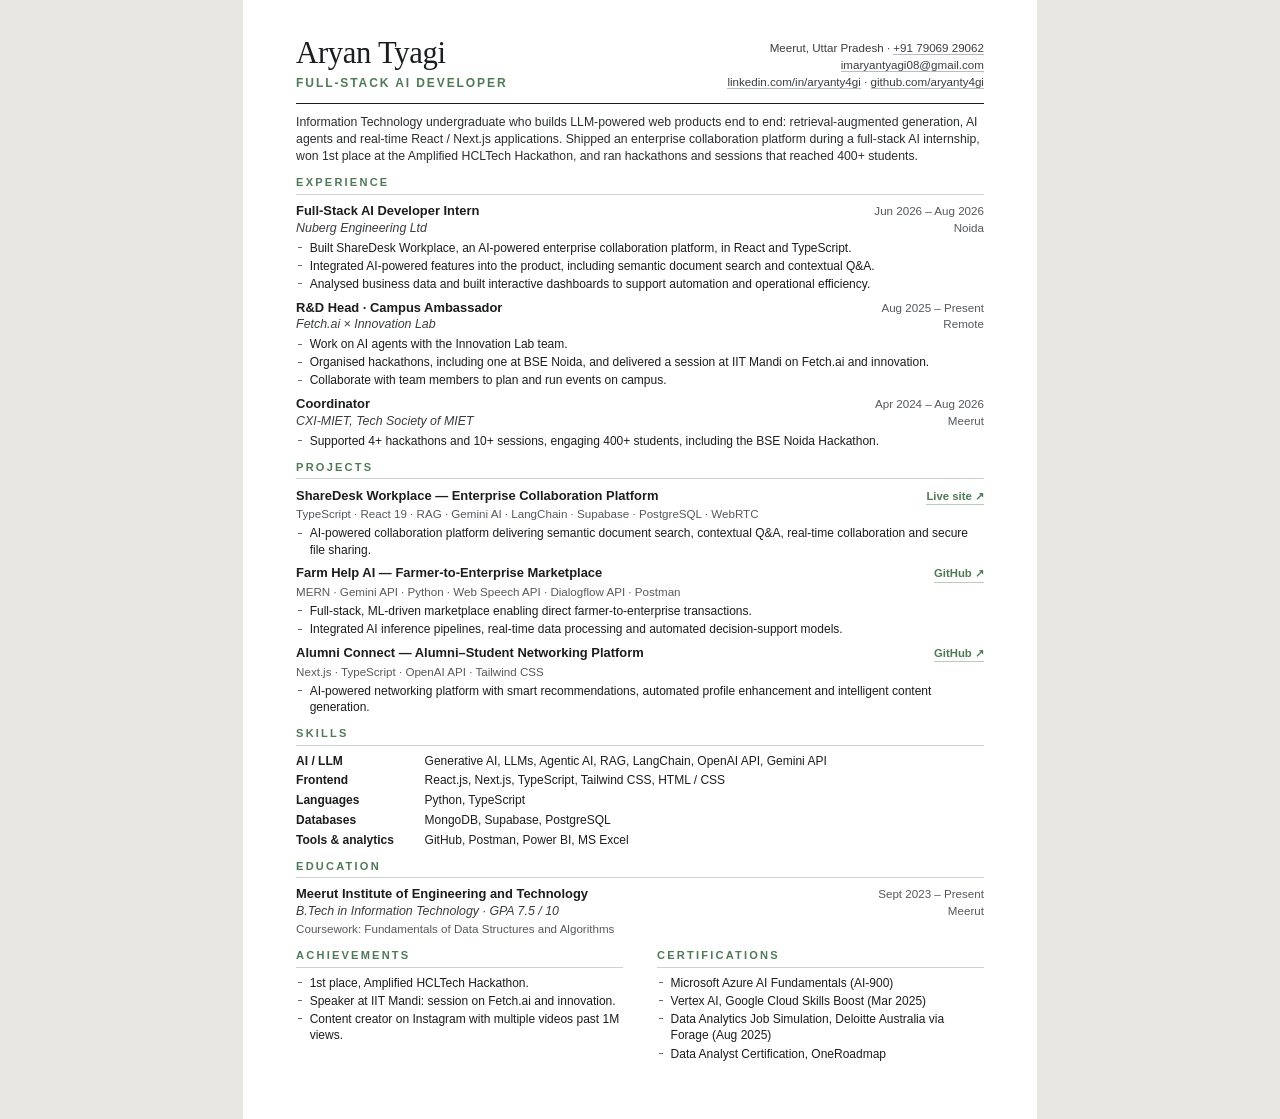
<file: cv.html>
<!DOCTYPE html>
<html lang="en">
<head>
<meta charset="UTF-8">
<meta name="viewport" content="width=device-width, initial-scale=1.0">
<title>Aryan Tyagi — Resume</title>
<!--
  Source for assets/Aryan-Tyagi-CV.pdf. Edit the text here, then re-export:
  open this page in Chrome → Print → Save as PDF (A4, margins: none, no headers/footers).
-->
<style>
  @page { size: A4; margin: 0; }
  * { box-sizing: border-box; margin: 0; padding: 0; }
  html { background: #e9e7e1; }
  body {
    width: 210mm; min-height: 296mm; margin: 0 auto; padding: 10mm 14mm 8mm;
    background: #fff; color: #1b1d1f;
    font-family: 'Helvetica Neue', Helvetica, Arial, sans-serif;
    font-size: 9pt; line-height: 1.36;
    -webkit-print-color-adjust: exact; print-color-adjust: exact;
  }
  a { color: inherit; text-decoration: none; }

  header { display: flex; justify-content: space-between; align-items: flex-end; gap: 10mm; padding-bottom: 3.2mm; border-bottom: 1.2pt solid #1b1d1f; }
  h1 { font-family: Georgia, 'Times New Roman', serif; font-weight: 400; font-size: 23pt; line-height: 1; letter-spacing: -0.01em; }
  .role { margin-top: 1.6mm; font-size: 9pt; letter-spacing: 0.16em; text-transform: uppercase; color: #4f7a55; font-weight: 600; }
  .contact { text-align: right; font-size: 8.7pt; line-height: 1.5; color: #3a3d40; }
  .contact a { border-bottom: 0.4pt solid #b9bcbf; }

  .summary { margin-top: 2.8mm; font-size: 9.2pt; color: #2b2e31; }

  section { margin-top: 2.9mm; }
  h2 {
    font-size: 8.3pt; letter-spacing: 0.2em; text-transform: uppercase; font-weight: 700; color: #4f7a55;
    padding-bottom: 0.9mm; border-bottom: 0.5pt solid #cfd2d4; margin-bottom: 1.9mm;
  }
  .item + .item { margin-top: 1.7mm; }
  .row { display: flex; justify-content: space-between; align-items: baseline; gap: 6mm; }
  .row b { font-size: 9.7pt; font-weight: 700; }
  .row span { flex: none; font-size: 8.7pt; color: #55595d; white-space: nowrap; }
  .org { font-size: 9.3pt; color: #3a3d40; font-style: italic; }
  .stack { font-size: 8.7pt; color: #55595d; margin-top: 0.4mm; }
  ul { list-style: none; margin-top: 0.8mm; }
  li { position: relative; padding-left: 3.6mm; }
  li + li { margin-top: 0.5mm; }
  li::before { content: ''; position: absolute; left: 0.4mm; top: 0.62em; width: 1.3mm; height: 0.5pt; background: #4f7a55; }
  .link { font-size: 8.5pt; color: #4f7a55; font-weight: 600; border-bottom: 0.4pt solid #b9cdbb; }

  dl { display: grid; grid-template-columns: 30mm 1fr; gap: 0.9mm 4mm; }
  dt { font-weight: 700; }
  .two { display: grid; grid-template-columns: 1fr 1fr; gap: 0 9mm; }

  @media print { html { background: #fff; } body { margin: 0; } }
</style>
</head>
<body>

<header>
  <div>
    <h1>Aryan Tyagi</h1>
    <p class="role">Full-Stack AI Developer</p>
  </div>
  <div class="contact">
    Meerut, Uttar Pradesh · <a href="tel:+917906929062">+91 79069 29062</a><br>
    <a href="mailto:imaryantyagi08@gmail.com">imaryantyagi08@gmail.com</a><br>
    <a href="https://www.linkedin.com/in/aryanty4gi/">linkedin.com/in/aryanty4gi</a> · <a href="https://github.com/aryanty4gi">github.com/aryanty4gi</a>
  </div>
</header>

<p class="summary">
  Information Technology undergraduate who builds LLM-powered web products end to end: retrieval-augmented
  generation, AI agents and real-time React / Next.js applications. Shipped an enterprise collaboration platform
  during a full-stack AI internship, won 1st place at the Amplified HCLTech Hackathon, and ran hackathons and
  sessions that reached 400+ students.
</p>

<section>
  <h2>Experience</h2>

  <div class="item">
    <div class="row"><b>Full-Stack AI Developer Intern</b><span>Jun 2026 – Aug 2026</span></div>
    <div class="row"><p class="org">Nuberg Engineering Ltd</p><span>Noida</span></div>
    <ul>
      <li>Built ShareDesk Workplace, an AI-powered enterprise collaboration platform, in React and TypeScript.</li>
      <li>Integrated AI-powered features into the product, including semantic document search and contextual Q&amp;A.</li>
      <li>Analysed business data and built interactive dashboards to support automation and operational efficiency.</li>
    </ul>
  </div>

  <div class="item">
    <div class="row"><b>R&amp;D Head · Campus Ambassador</b><span>Aug 2025 – Present</span></div>
    <div class="row"><p class="org">Fetch.ai × Innovation Lab</p><span>Remote</span></div>
    <ul>
      <li>Work on AI agents with the Innovation Lab team.</li>
      <li>Organised hackathons, including one at BSE Noida, and delivered a session at IIT Mandi on Fetch.ai and innovation.</li>
      <li>Collaborate with team members to plan and run events on campus.</li>
    </ul>
  </div>

  <div class="item">
    <div class="row"><b>Coordinator</b><span>Apr 2024 – Aug 2026</span></div>
    <div class="row"><p class="org">CXI-MIET, Tech Society of MIET</p><span>Meerut</span></div>
    <ul>
      <li>Supported 4+ hackathons and 10+ sessions, engaging 400+ students, including the BSE Noida Hackathon.</li>
    </ul>
  </div>
</section>

<section>
  <h2>Projects</h2>

  <div class="item">
    <div class="row"><b>ShareDesk Workplace — Enterprise Collaboration Platform</b><a class="link" href="https://sharedesk-workplace.nuberg-workplace.workers.dev/">Live site ↗</a></div>
    <p class="stack">TypeScript · React 19 · RAG · Gemini AI · LangChain · Supabase · PostgreSQL · WebRTC</p>
    <ul>
      <li>AI-powered collaboration platform delivering semantic document search, contextual Q&amp;A, real-time collaboration and secure file sharing.</li>
    </ul>
  </div>

  <div class="item">
    <div class="row"><b>Farm Help AI — Farmer-to-Enterprise Marketplace</b><a class="link" href="https://github.com/aryanty4gi/farmhelpAI">GitHub ↗</a></div>
    <p class="stack">MERN · Gemini API · Python · Web Speech API · Dialogflow API · Postman</p>
    <ul>
      <li>Full-stack, ML-driven marketplace enabling direct farmer-to-enterprise transactions.</li>
      <li>Integrated AI inference pipelines, real-time data processing and automated decision-support models.</li>
    </ul>
  </div>

  <div class="item">
    <div class="row"><b>Alumni Connect — Alumni–Student Networking Platform</b><a class="link" href="https://github.com/aryanty4gi/alumniconnect">GitHub ↗</a></div>
    <p class="stack">Next.js · TypeScript · OpenAI API · Tailwind CSS</p>
    <ul>
      <li>AI-powered networking platform with smart recommendations, automated profile enhancement and intelligent content generation.</li>
    </ul>
  </div>
</section>

<section>
  <h2>Skills</h2>
  <dl>
    <dt>AI / LLM</dt><dd>Generative AI, LLMs, Agentic AI, RAG, LangChain, OpenAI API, Gemini API</dd>
    <dt>Frontend</dt><dd>React.js, Next.js, TypeScript, Tailwind CSS, HTML / CSS</dd>
    <dt>Languages</dt><dd>Python, TypeScript</dd>
    <dt>Databases</dt><dd>MongoDB, Supabase, PostgreSQL</dd>
    <dt>Tools &amp; analytics</dt><dd>GitHub, Postman, Power BI, MS Excel</dd>
  </dl>
</section>

<section>
  <h2>Education</h2>
  <div class="item">
    <div class="row"><b>Meerut Institute of Engineering and Technology</b><span>Sept 2023 – Present</span></div>
    <div class="row"><p class="org">B.Tech in Information Technology · GPA 7.5 / 10</p><span>Meerut</span></div>
    <p class="stack">Coursework: Fundamentals of Data Structures and Algorithms</p>
  </div>
</section>

<section class="two">
  <div>
    <h2>Achievements</h2>
    <ul>
      <li>1st place, Amplified HCLTech Hackathon.</li>
      <li>Speaker at IIT Mandi: session on Fetch.ai and innovation.</li>
      <li>Content creator on Instagram with multiple videos past 1M views.</li>
    </ul>
  </div>
  <div>
    <h2>Certifications</h2>
    <ul>
      <li>Microsoft Azure AI Fundamentals (AI-900)</li>
      <li>Vertex AI, Google Cloud Skills Boost (Mar 2025)</li>
      <li>Data Analytics Job Simulation, Deloitte Australia via Forage (Aug 2025)</li>
      <li>Data Analyst Certification, OneRoadmap</li>
    </ul>
  </div>
</section>

</body>
</html>
</file>
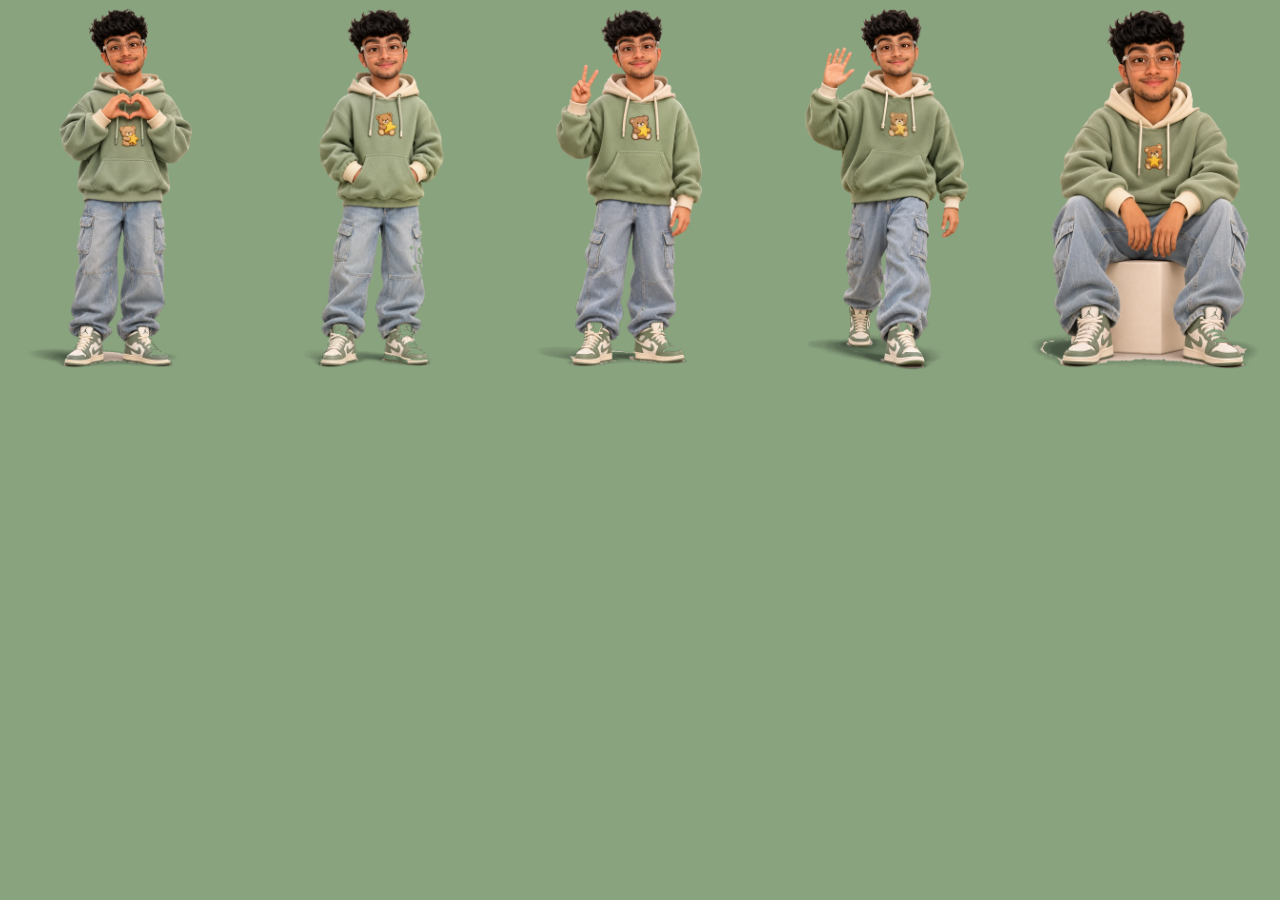
<file: tools/matte.html>
<!DOCTYPE html>
<meta charset="utf-8">
<title>Character cut-out tool</title>
<!--
  Cuts the character out of its plain studio background and turns the floor shadow into a
  real transparent shadow, so the character can stand on any backdrop.

  Used by tools/build-character.sh, which runs this page in headless Chrome and writes
  the results to assets/character/pose-N.webp. Open it in a browser to preview the results.
-->
<style>body{margin:0;background:#8aa37f;display:flex;flex-wrap:wrap}img{width:19%;margin:.5%}</style>
<pre id="out" hidden></pre>
<script>
// Regions that must never be treated as background, per pose: [x0, y0, x1, y1] in pixels.
const PROTECT = { 5: [[[335, 1040], [695, 1040], [695, 1402], [505, 1448], [335, 1402]]] };
// Background pockets enclosed by the character (between the legs), per pose: [x, y] seed points.
const SEEDS = {
  1: [[233, 1465]],
  2: [[460, 1476]],
  3: [[477, 1465]],
  4: [[424, 1476]],
  5: [[100, 1430], [505, 1482], [925, 1430]],
};

function load(url) {
  return new Promise((res, rej) => { const i = new Image(); i.onload = () => res(i); i.onerror = rej; i.src = url; });
}

async function matte(n) {
  const img = await load(`source/pose-${n}.webp`);
  const w = img.naturalWidth, h = img.naturalHeight;
  const c = document.createElement('canvas'); c.width = w; c.height = h;
  const g = c.getContext('2d', { willReadFrequently: true });
  g.drawImage(img, 0, 0);
  const im = g.getImageData(0, 0, w, h), d = im.data, N = w * h;

  // Reference background colour: median of the top-left and top-right corners.
  const sample = [];
  for (let y = 4; y < 60; y += 4) for (let x = 4; x < 60; x += 4) { sample.push(y * w + x, y * w + (w - 1 - x)); }
  const med = (k) => sample.map((i) => d[i * 4 + k]).sort((a, b) => a - b)[sample.length >> 1];
  const R = med(0), G = med(1), B = med(2), refL = (R + G + B) / 3, refGR = G / R, refBR = B / R;

  const lum = new Float32Array(N);
  for (let i = 0; i < N; i++) lum[i] = (d[i * 4] + d[i * 4 + 1] + d[i * 4 + 2]) / 3;
  const grad = (i, x, y) =>
    Math.abs(lum[x < w - 1 ? i + 1 : i] - lum[x > 0 ? i - 1 : i]) + Math.abs(lum[y < h - 1 ? i + w : i] - lum[y > 0 ? i - w : i]);
  const bgLike = (i, tight) => {
    const r = d[i * 4] || 1, gr = d[i * 4 + 1] / r, br = d[i * 4 + 2] / r;
    return Math.abs(gr - refGR) < (tight ? 0.02 : 0.035) && Math.abs(br - refBR) < (tight ? 0.03 : 0.05) && lum[i] > refL * (tight ? 0.93 : 0.38) && lum[i] < refL * 1.06;
  };

  const protect = new Uint8Array(N);
  if (PROTECT[n]) {
    const pc = document.createElement('canvas'); pc.width = w; pc.height = h;
    const pg = pc.getContext('2d');
    for (const poly of PROTECT[n]) { pg.beginPath(); poly.forEach(([x, y], k) => (k ? pg.lineTo(x, y) : pg.moveTo(x, y))); pg.fill(); }
    const pd = pg.getImageData(0, 0, w, h).data;
    for (let i = 0; i < N; i++) protect[i] = pd[i * 4 + 3] > 127 ? 1 : 0;
  }

  // Flood-fill the background in from the image border, stopping at silhouette edges.
  const bg = new Uint8Array(N), stack = [];
  const push = (i) => { if (!bg[i] && !protect[i]) { bg[i] = 1; stack.push(i); } };
  for (let x = 0; x < w; x++) { push(x); push((h - 1) * w + x); }
  for (let y = 0; y < h; y++) { push(y * w); push(y * w + w - 1); }
  while (stack.length) {
    const i = stack.pop(), x = i % w, y = (i / w) | 0;
    for (const [nx, ny] of [[x + 1, y], [x - 1, y], [x, y + 1], [x, y - 1]]) {
      if (nx < 0 || ny < 0 || nx >= w || ny >= h) continue;
      const j = ny * w + nx;
      if (bg[j] || protect[j]) continue;
      if (bgLike(j, false) && grad(j, nx, ny) < 26) { bg[j] = 1; stack.push(j); }
    }
  }
  // Enclosed pockets: flood out from each seed through pixels close to the seed's own colour.
  // The gap between the legs (standing poses): bright, neutral pixels in the trouser band.
  const seeds = [...(SEEDS[n] || [])];
  if (n !== 5) {
    for (let y = Math.round(h * 0.6); y < h * 0.88; y += 6) for (let x = 0; x < w; x += 6) {
      const i = y * w + x, o = i * 4;
      if (bg[i] || lum[i] < refL * 0.86) continue;
      // Warm and nearly neutral = studio backdrop; light denim is bluer (b > r), so it is skipped.
      if (d[o] - d[o + 2] > 5 && d[o] - d[o + 2] < 34 && d[o] >= d[o + 1]) seeds.push([x, y]);
    }
  }
  for (const [sx, sy] of seeds) {
    if (bg[sy * w + sx]) continue;
    const s0 = (sy * w + sx) * 4, sr = d[s0], sg = d[s0 + 1], sb = d[s0 + 2];
    const near = (j) => Math.abs(d[j * 4] - sr) < 22 && Math.abs(d[j * 4 + 1] - sg) < 22 && Math.abs(d[j * 4 + 2] - sb) < 22;
    if (sr < 150) continue; // seed landed on the character, not the backdrop
    const st = [sy * w + sx];
    bg[sy * w + sx] = 1;
    while (st.length) {
      const i = st.pop(), x = i % w, y = (i / w) | 0;
      for (const [nx, ny] of [[x + 1, y], [x - 1, y], [x, y + 1], [x, y - 1]]) {
        if (nx < 0 || ny < 0 || nx >= w || ny >= h) continue;
        const j = ny * w + nx;
        if (bg[j] || protect[j]) continue;
        if (near(j) && grad(j, nx, ny) < 14) { bg[j] = 1; st.push(j); }
      }
    }
  }
  // Background showing through gaps in the hair is not connected to the border: remove it by colour.
  for (let y = 0; y < h * 0.2; y++) for (let x = 0; x < w; x++) { const i = y * w + x; if (!bg[i] && bgLike(i, true)) bg[i] = 1; }

  // Grow the background by 2px to swallow the anti-aliased halo around the silhouette.
  for (let pass = 0; pass < 2; pass++) {
    const next = bg.slice();
    for (let y = 1; y < h - 1; y++) for (let x = 1; x < w - 1; x++) {
      const i = y * w + x;
      if (!bg[i] && !protect[i] && (bg[i - 1] || bg[i + 1] || bg[i - w] || bg[i + w])) next[i] = 1;
    }
    bg.set(next);
  }

  // Alpha: character opaque with a 1px feather; background becomes a soft black floor shadow.
  for (let y = 0; y < h; y++) for (let x = 0; x < w; x++) {
    const i = y * w + x, o = i * 4;
    if (bg[i]) {
      const s = y > h * 0.8 ? Math.min(0.55, Math.max(0, (refL - lum[i]) / refL - 0.035) * 2.4) : 0;
      d[o] = 18; d[o + 1] = 22; d[o + 2] = 18; d[o + 3] = Math.round(s * 255);
    } else {
      const edge = x > 0 && y > 0 && x < w - 1 && y < h - 1 && (bg[i - 1] || bg[i + 1] || bg[i - w] || bg[i + w]);
      d[o + 3] = edge ? 150 : 255;
    }
  }
  g.putImageData(im, 0, 0);
  return c.toDataURL('image/webp', 0.92);
}

(async () => {
  const out = {};
  const debug = +new URLSearchParams(location.search).get('debug');
  for (const n of debug ? [debug] : [1, 2, 3, 4, 5]) {
    out[n] = await matte(n);
    const i = new Image(); i.src = out[n]; document.body.appendChild(i);
    if (debug) {
      // Full-size view with the seed points marked, for placing SEEDS / PROTECT.
      i.style.cssText = 'width:auto;margin:0';
      document.body.style.display = 'block'; document.body.style.position = 'relative';
      for (const [x, y] of SEEDS[n] || []) {
        const dot = document.createElement('i');
        dot.style.cssText = `position:absolute;left:${x - 4}px;top:${y - 4}px;width:8px;height:8px;background:red;border-radius:50%`;
        document.body.appendChild(dot);
      }
    }
  }
  document.getElementById('out').textContent = JSON.stringify(out);
  document.title = 'done';
})();
</script>
</file>
